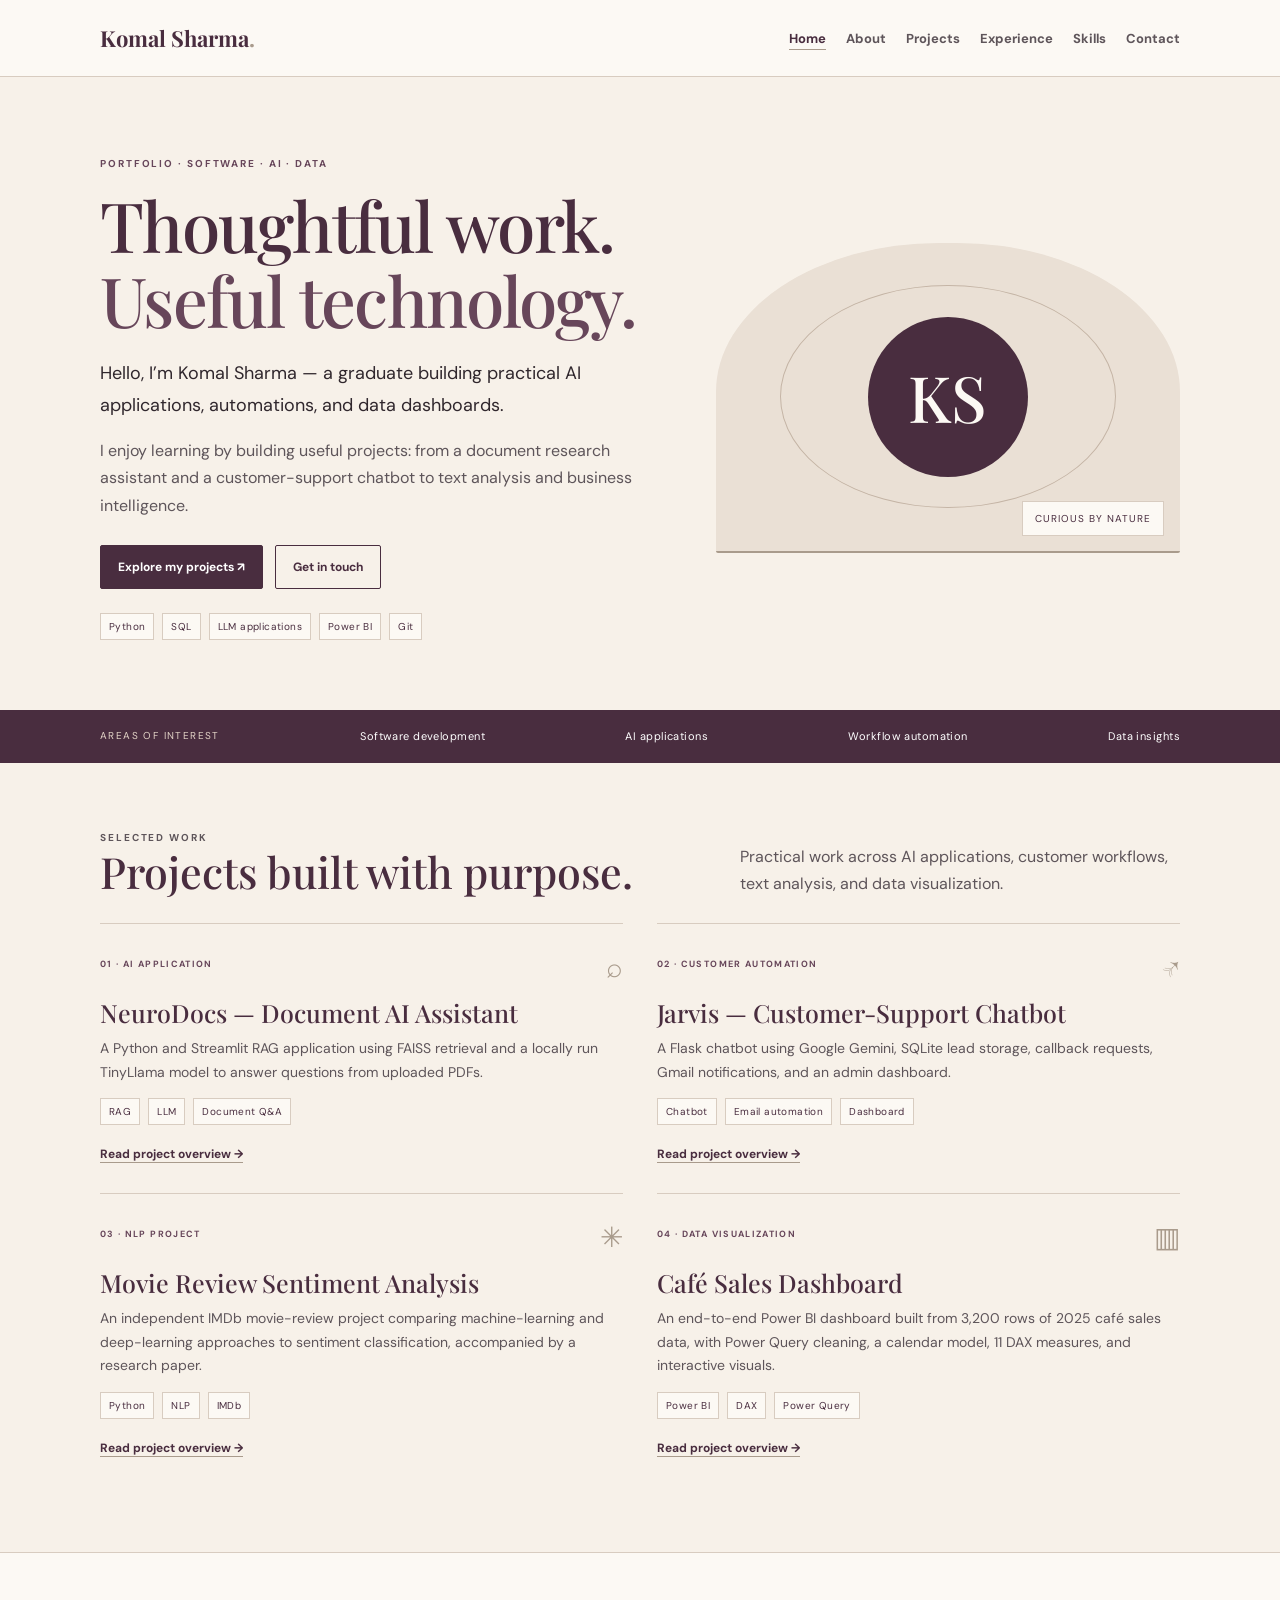
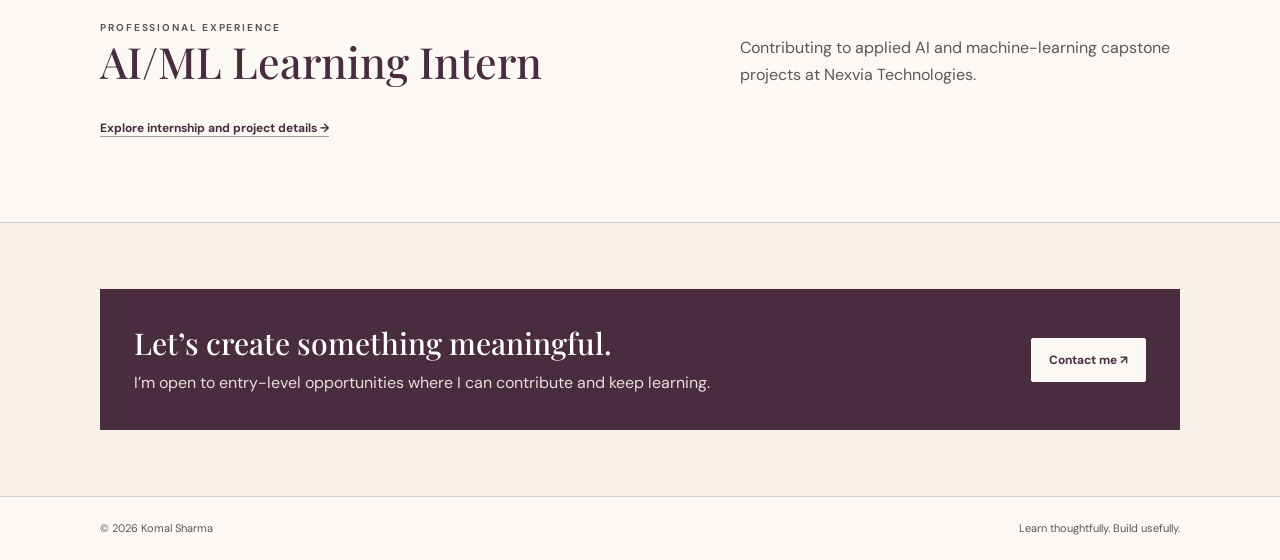
<file: index.html>
<!doctype html>
<html lang="en"><head><meta charset="utf-8"><meta name="viewport" content="width=device-width,initial-scale=1"><meta name="description" content="Komal Sharma portfolio — software development, AI applications, automation and data analysis."><meta name="theme-color" content="#F7F1E9"><title>Portfolio | Komal Sharma</title><link rel="stylesheet" href="style.css"></head>
<body><header class="site-header"><nav class="navbar wrap" aria-label="Main navigation"><a class="logo" href="index.html">Komal Sharma<span class="logo-dot">.</span></a><ul class="nav-links"><li><a class="active" href="index.html">Home</a></li><li><a class="" href="about.html">About</a></li><li><a class="" href="projects.html">Projects</a></li><li><a class="" href="experience.html">Experience</a></li><li><a class="" href="skills.html">Skills</a></li><li><a class="" href="contact.html">Contact</a></li></ul></nav></header><main><section class="hero wrap"><div><p class="eyebrow">Portfolio · Software · AI · Data</p><h1>Thoughtful work.<br><span class="accent">Useful technology.</span></h1><p class="hero-subtitle">Hello, I’m Komal Sharma — a graduate building practical AI applications, automations, and data dashboards.</p><p class="hero-detail">I enjoy learning by building useful projects: from a document research assistant and a customer-support chatbot to text analysis and business intelligence.</p><div class="hero-actions"><a class="btn btn-primary" href="projects.html">Explore my projects ↗</a><a class="btn btn-quiet" href="contact.html">Get in touch</a></div><div class="hero-tags"><span>Python</span><span>SQL</span><span>LLM applications</span><span>Power BI</span><span>Git</span></div></div><div class="hero-visual" aria-label="Decorative initials"><div class="monogram">KS</div><div class="hero-caption">CURIOUS BY NATURE</div></div></section>
<div class="trust-strip"><div class="wrap trust-inner"><span class="trust-label">AREAS OF INTEREST</span><span>Software development</span><span>AI applications</span><span>Workflow automation</span><span>Data insights</span></div></div>
<section class="section wrap"><div class="section-heading"><div><p class="eyebrow">Selected work</p><h2 class="content-heading">Projects built with purpose.</h2></div><p>Practical work across AI applications, customer workflows, text analysis, and data visualization.</p></div><div class="project-grid">
<article class="project-card"><div class="project-top"><span class="project-type">01 · AI APPLICATION</span><span class="project-icon">⌕</span></div><h3>NeuroDocs — Document AI Assistant</h3><p>A Python and Streamlit RAG application using FAISS retrieval and a locally run TinyLlama model to answer questions from uploaded PDFs.</p><div class="tag-list"><span>RAG</span><span>LLM</span><span>Document Q&amp;A</span></div><a class="card-link" href="projects.html#neurodocs">Read project overview →</a></article>
<article class="project-card"><div class="project-top"><span class="project-type">02 · CUSTOMER AUTOMATION</span><span class="project-icon">↗</span></div><h3>Jarvis — Customer-Support Chatbot</h3><p>A Flask chatbot using Google Gemini, SQLite lead storage, callback requests, Gmail notifications, and an admin dashboard.</p><div class="tag-list"><span>Chatbot</span><span>Email automation</span><span>Dashboard</span></div><a class="card-link" href="projects.html#jarvis">Read project overview →</a></article>
<article class="project-card"><div class="project-top"><span class="project-type">03 · NLP PROJECT</span><span class="project-icon">✳</span></div><h3>Movie Review Sentiment Analysis</h3><p>An independent IMDb movie-review project comparing machine-learning and deep-learning approaches to sentiment classification, accompanied by a research paper.</p><div class="tag-list"><span>Python</span><span>NLP</span><span>IMDb</span></div><a class="card-link" href="projects.html#sentiment">Read project overview →</a></article>
<article class="project-card"><div class="project-top"><span class="project-type">04 · DATA VISUALIZATION</span><span class="project-icon">▥</span></div><h3>Café Sales Dashboard</h3><p>An end-to-end Power BI dashboard built from 3,200 rows of 2025 café sales data, with Power Query cleaning, a calendar model, 11 DAX measures, and interactive visuals.</p><div class="tag-list"><span>Power BI</span><span>DAX</span><span>Power Query</span></div><a class="card-link" href="projects.html#powerbi">Read project overview →</a></article>
</div></section>
<section class="section alt"><div class="wrap"><div class="section-heading"><div><p class="eyebrow">Professional experience</p><h2 class="content-heading">AI/ML Learning Intern</h2></div><p>Contributing to applied AI and machine-learning capstone projects at Nexvia Technologies.</p></div><p><a class="card-link" href="experience.html">Explore internship and project details →</a></p></div></section>
<section class="section wrap"><div class="callout"><div><h2>Let’s create something meaningful.</h2><p>I’m open to entry-level opportunities where I can contribute and keep learning.</p></div><a class="btn" href="contact.html">Contact me ↗</a></div></section></main><footer class="footer"><div class="wrap footer-inner"><span>© 2026 Komal Sharma</span><span>Learn thoughtfully. Build usefully.</span></div></footer></body></html>
</file>
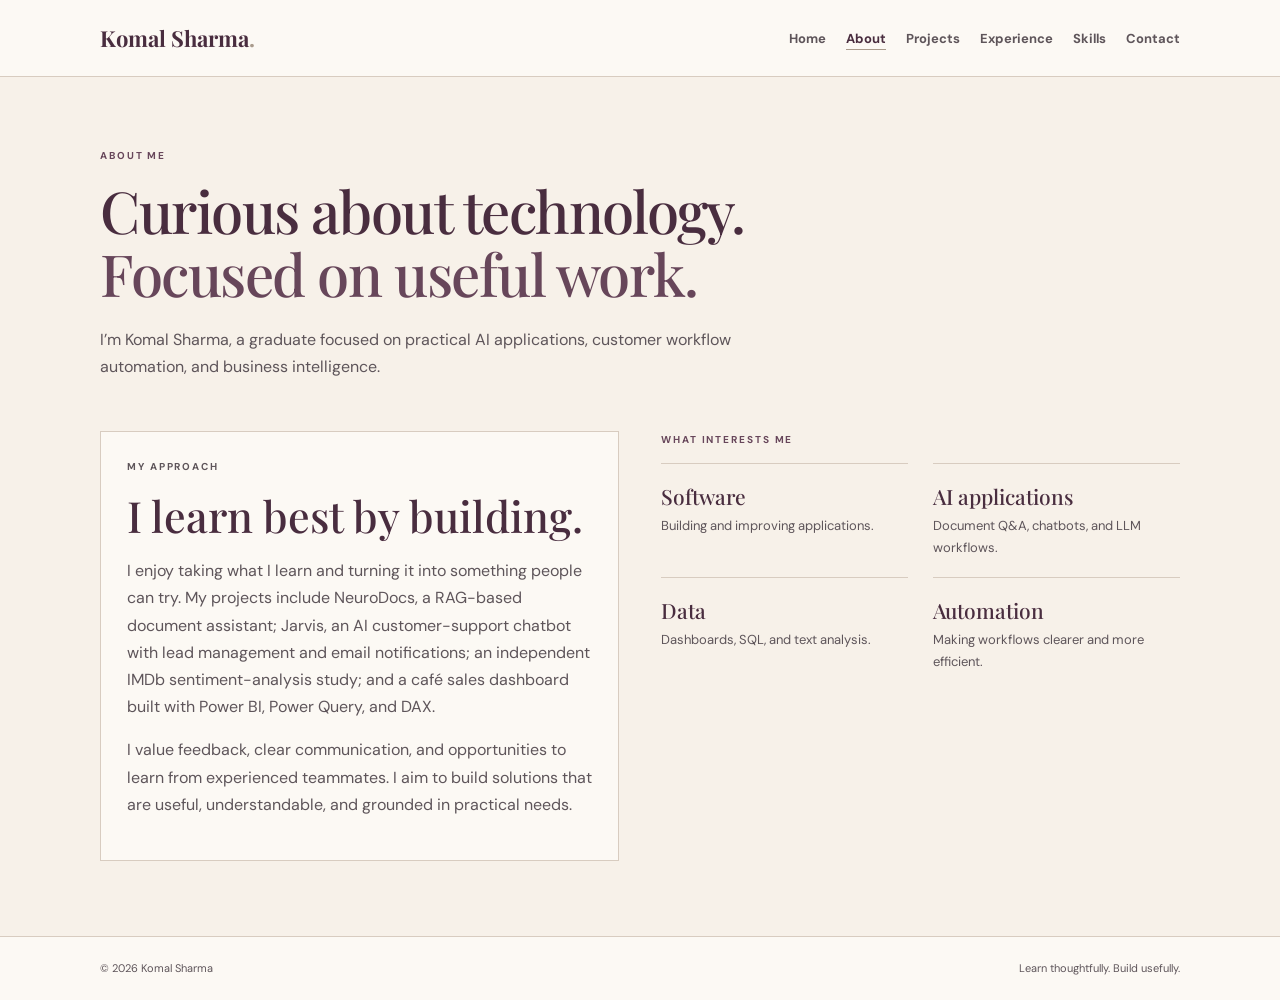
<file: about.html>
<!doctype html>
<html lang="en"><head><meta charset="utf-8"><meta name="viewport" content="width=device-width,initial-scale=1"><meta name="description" content="Komal Sharma portfolio — software development, AI applications, automation and data analysis."><meta name="theme-color" content="#F7F1E9"><title>About | Komal Sharma</title><link rel="stylesheet" href="style.css"></head>
<body><header class="site-header"><nav class="navbar wrap" aria-label="Main navigation"><a class="logo" href="index.html">Komal Sharma<span class="logo-dot">.</span></a><ul class="nav-links"><li><a class="" href="index.html">Home</a></li><li><a class="active" href="about.html">About</a></li><li><a class="" href="projects.html">Projects</a></li><li><a class="" href="experience.html">Experience</a></li><li><a class="" href="skills.html">Skills</a></li><li><a class="" href="contact.html">Contact</a></li></ul></nav></header><main><div class="wrap page-main"><section class="page-intro"><p class="eyebrow">About me</p><h1>Curious about technology.<br><span class="accent">Focused on useful work.</span></h1><p class="intro-text">I’m Komal Sharma, a graduate focused on practical AI applications, customer workflow automation, and business intelligence.</p></section><section class="two-col"><div class="about-copy"><p class="eyebrow">My approach</p><h2 class="content-heading">I learn best by building.</h2><p>I enjoy taking what I learn and turning it into something people can try. My projects include NeuroDocs, a RAG-based document assistant; Jarvis, an AI customer-support chatbot with lead management and email notifications; an independent IMDb sentiment-analysis study; and a café sales dashboard built with Power BI, Power Query, and DAX.</p><p>I value feedback, clear communication, and opportunities to learn from experienced teammates. I aim to build solutions that are useful, understandable, and grounded in practical needs.</p></div><div><p class="eyebrow">What interests me</p><div class="skill-grid"><div class="skill-item"><h3>Software</h3><p>Building and improving applications.</p></div><div class="skill-item"><h3>AI applications</h3><p>Document Q&amp;A, chatbots, and LLM workflows.</p></div><div class="skill-item"><h3>Data</h3><p>Dashboards, SQL, and text analysis.</p></div><div class="skill-item"><h3>Automation</h3><p>Making workflows clearer and more efficient.</p></div></div></div></section></div></main><footer class="footer"><div class="wrap footer-inner"><span>© 2026 Komal Sharma</span><span>Learn thoughtfully. Build usefully.</span></div></footer></body></html>
</file>
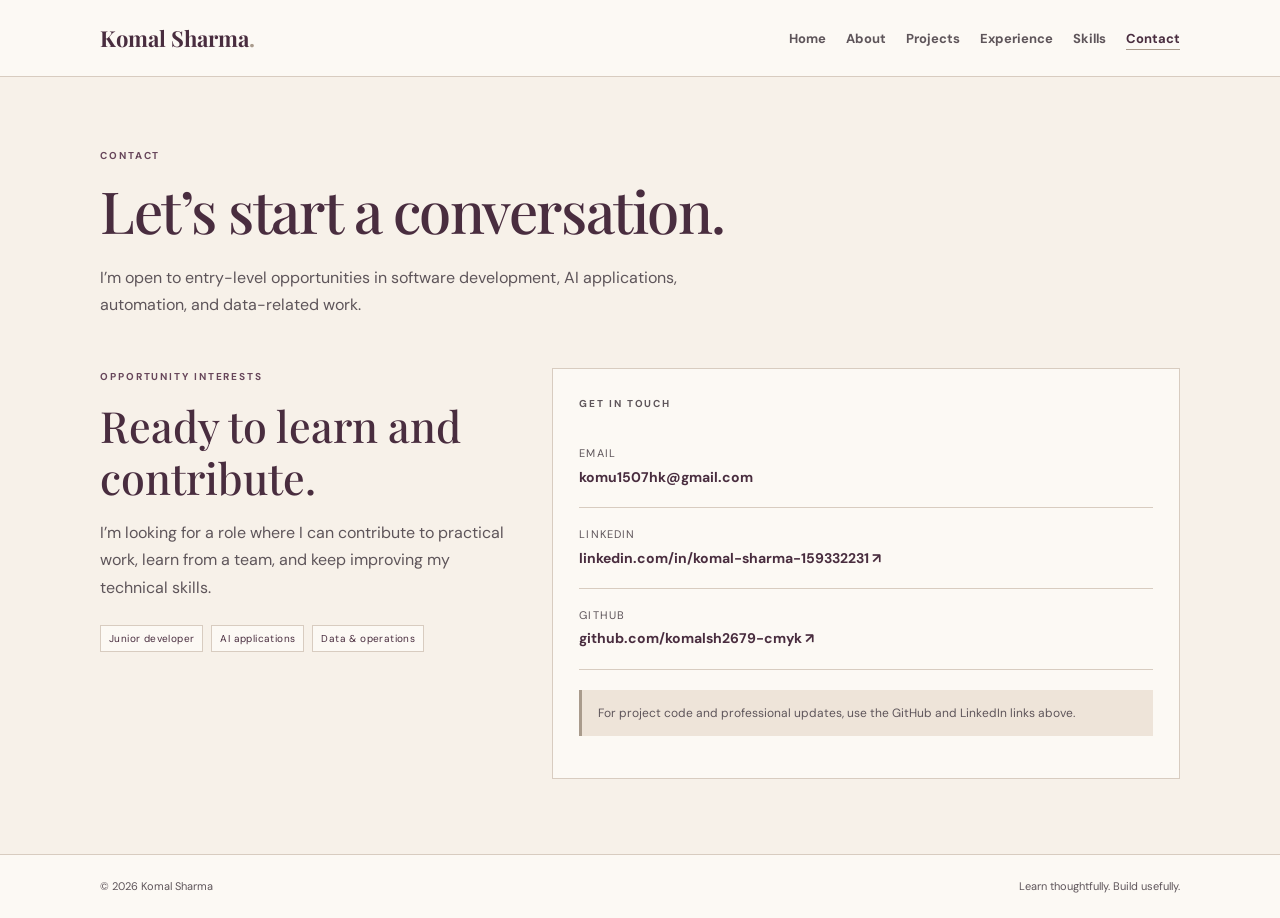
<file: contact.html>
<!doctype html>
<html lang="en"><head><meta charset="utf-8"><meta name="viewport" content="width=device-width,initial-scale=1"><meta name="description" content="Komal Sharma portfolio — software development, AI applications, automation and data analysis."><meta name="theme-color" content="#F7F1E9"><title>Contact | Komal Sharma</title><link rel="stylesheet" href="style.css"></head>
<body><header class="site-header"><nav class="navbar wrap" aria-label="Main navigation"><a class="logo" href="index.html">Komal Sharma<span class="logo-dot">.</span></a><ul class="nav-links"><li><a class="" href="index.html">Home</a></li><li><a class="" href="about.html">About</a></li><li><a class="" href="projects.html">Projects</a></li><li><a class="" href="experience.html">Experience</a></li><li><a class="" href="skills.html">Skills</a></li><li><a class="active" href="contact.html">Contact</a></li></ul></nav></header><main><div class="wrap page-main"><section class="page-intro"><p class="eyebrow">Contact</p><h1>Let’s start a conversation.</h1><p class="intro-text">I’m open to entry-level opportunities in software development, AI applications, automation, and data-related work.</p></section><section class="contact-grid"><div><p class="eyebrow">Opportunity interests</p><h2 class="content-heading">Ready to learn and contribute.</h2><p style="color:var(--muted)">I’m looking for a role where I can contribute to practical work, learn from a team, and keep improving my technical skills.</p><div class="hero-tags"><span>Junior developer</span><span>AI applications</span><span>Data &amp; operations</span></div></div><div class="content-panel"><p class="eyebrow">Get in touch</p><div class="contact-method"><small>Email</small><strong><a href="mailto:komu1507hk@gmail.com">komu1507hk@gmail.com</a></strong></div><div class="contact-method"><small>LinkedIn</small><strong><a href="https://www.linkedin.com/in/komal-sharma-159332231" target="_blank" rel="noopener noreferrer">linkedin.com/in/komal-sharma-159332231 ↗</a></strong></div><div class="contact-method"><small>GitHub</small><strong><a href="https://github.com/komalsh2679-cmyk" target="_blank" rel="noopener noreferrer">github.com/komalsh2679-cmyk ↗</a></strong></div><p class="note" style="margin-top:20px">For project code and professional updates, use the GitHub and LinkedIn links above.</p></div></section></div></main><footer class="footer"><div class="wrap footer-inner"><span>© 2026 Komal Sharma</span><span>Learn thoughtfully. Build usefully.</span></div></footer></body></html>
</file>
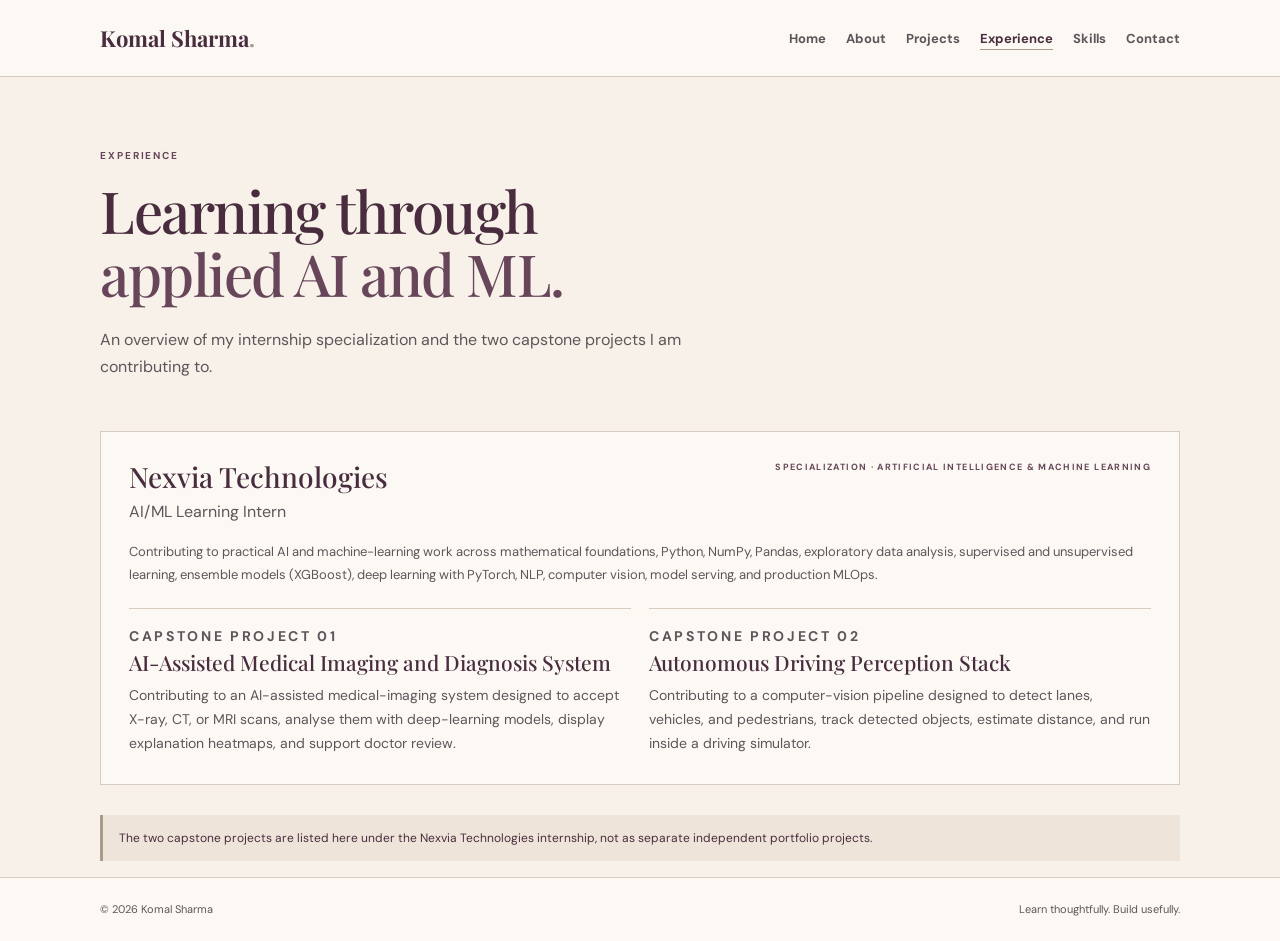
<file: experience.html>
<!doctype html>
<html lang="en"><head><meta charset="utf-8"><meta name="viewport" content="width=device-width,initial-scale=1"><meta name="description" content="Komal Sharma portfolio — software development, AI applications, automation and data analysis."><meta name="theme-color" content="#F7F1E9"><title>Experience | Komal Sharma</title><link rel="stylesheet" href="style.css"></head>
<body><header class="site-header"><nav class="navbar wrap" aria-label="Main navigation"><a class="logo" href="index.html">Komal Sharma<span class="logo-dot">.</span></a><ul class="nav-links"><li><a class="" href="index.html">Home</a></li><li><a class="" href="about.html">About</a></li><li><a class="" href="projects.html">Projects</a></li><li><a class="active" href="experience.html">Experience</a></li><li><a class="" href="skills.html">Skills</a></li><li><a class="" href="contact.html">Contact</a></li></ul></nav></header><main><div class="wrap page-main"><section class="page-intro"><p class="eyebrow">Experience</p><h1>Learning through<br><span class="accent">applied AI and ML.</span></h1><p class="intro-text">An overview of my internship specialization and the two capstone projects I am contributing to.</p></section><section class="experience-card"><div class="experience-head"><div><h2>Nexvia Technologies</h2><p>AI/ML Learning Intern</p></div><span class="project-type">SPECIALIZATION · ARTIFICIAL INTELLIGENCE &amp; MACHINE LEARNING</span></div><p class="experience-tech">Contributing to practical AI and machine-learning work across mathematical foundations, Python, NumPy, Pandas, exploratory data analysis, supervised and unsupervised learning, ensemble models (XGBoost), deep learning with PyTorch, NLP, computer vision, model serving, and production MLOps.</p><div class="experience-projects"><article class="experience-project"><p class="eyebrow">Capstone project 01</p><h3>AI-Assisted Medical Imaging and Diagnosis System</h3><p>Contributing to an AI-assisted medical-imaging system designed to accept X-ray, CT, or MRI scans, analyse them with deep-learning models, display explanation heatmaps, and support doctor review.</p></article><article class="experience-project"><p class="eyebrow">Capstone project 02</p><h3>Autonomous Driving Perception Stack</h3><p>Contributing to a computer-vision pipeline designed to detect lanes, vehicles, and pedestrians, track detected objects, estimate distance, and run inside a driving simulator.</p></article></div></section><p class="note">The two capstone projects are listed here under the Nexvia Technologies internship, not as separate independent portfolio projects.</p></div></main><footer class="footer"><div class="wrap footer-inner"><span>© 2026 Komal Sharma</span><span>Learn thoughtfully. Build usefully.</span></div></footer></body></html>
</file>
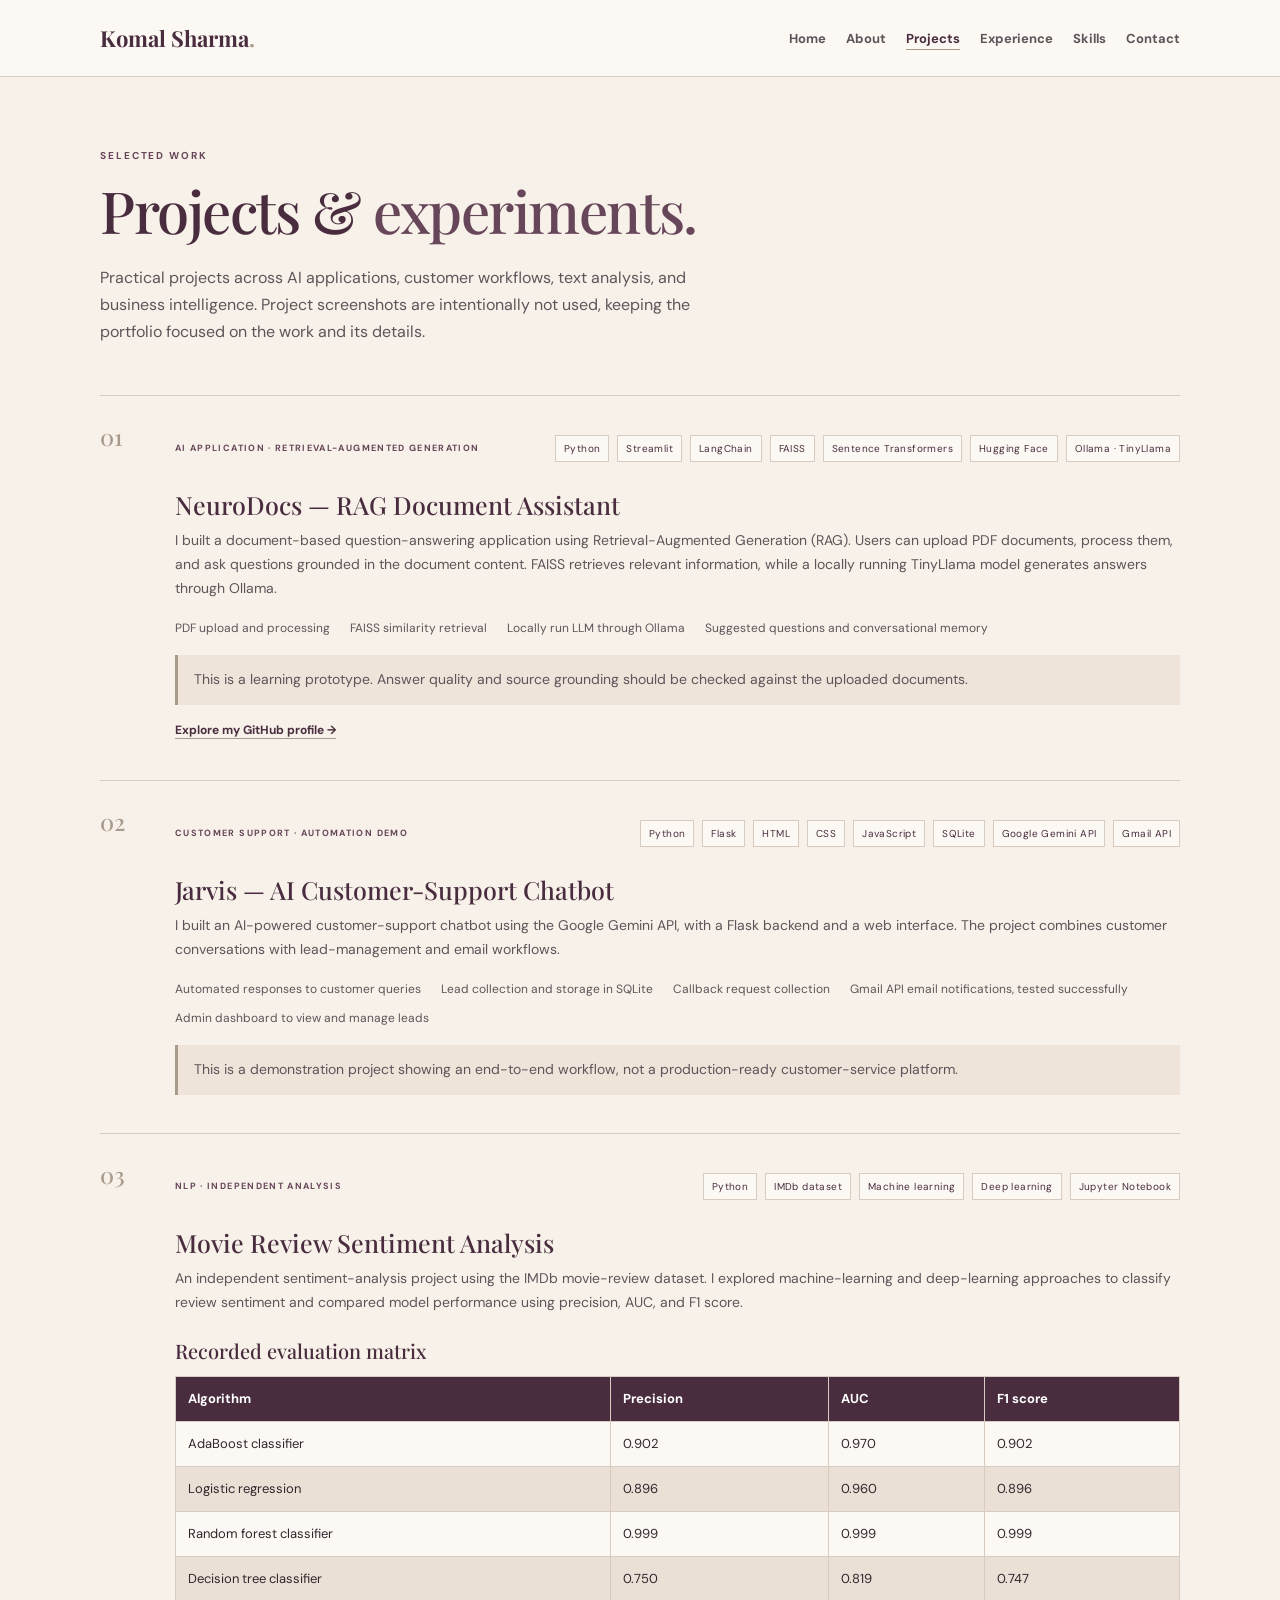
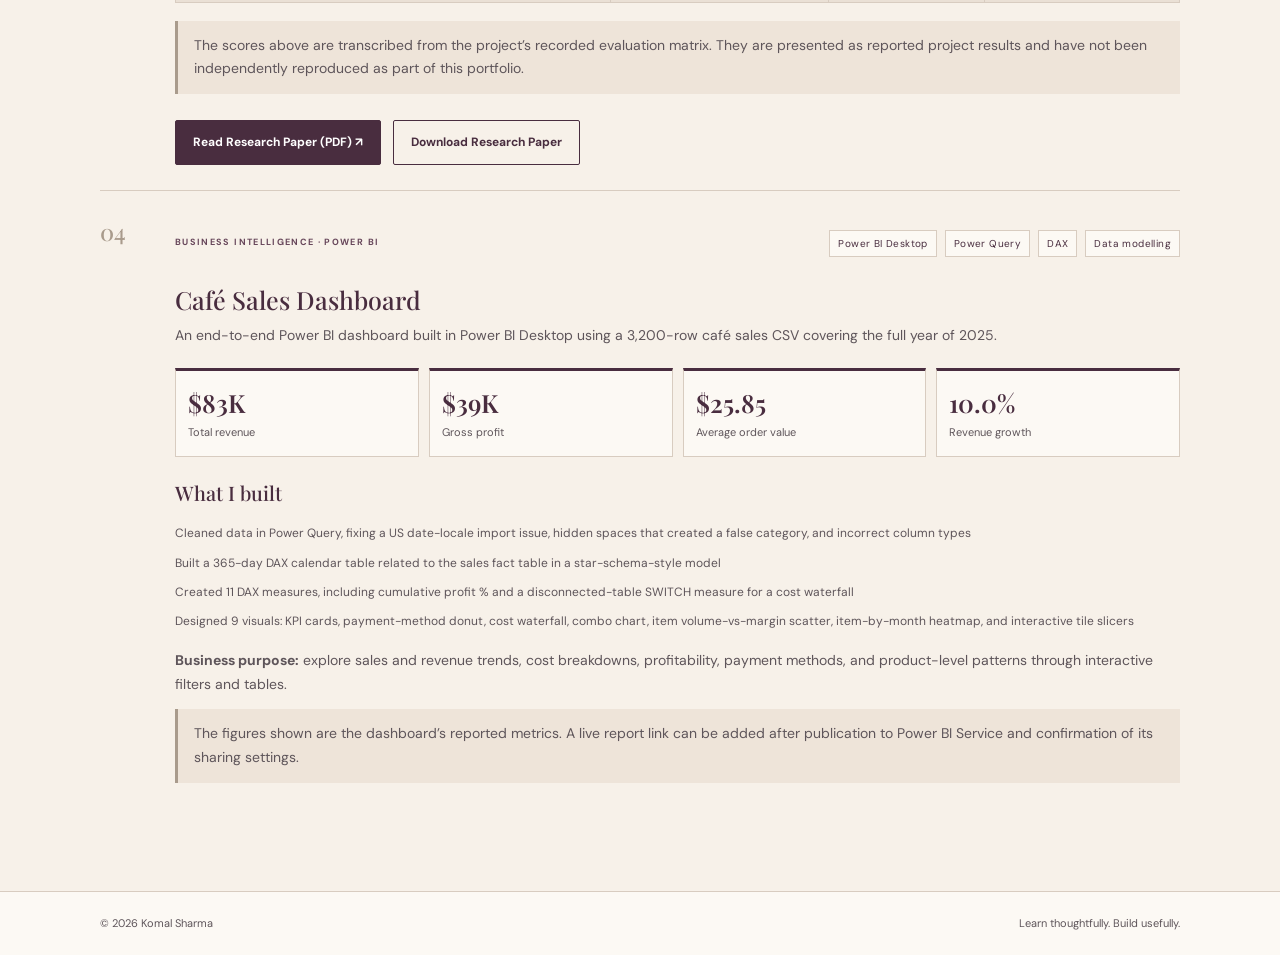
<file: projects.html>
<!doctype html>
<html lang="en"><head><meta charset="utf-8"><meta name="viewport" content="width=device-width,initial-scale=1"><meta name="description" content="Komal Sharma portfolio — software development, AI applications, automation and data analysis."><meta name="theme-color" content="#F7F1E9"><title>Projects | Komal Sharma</title><link rel="stylesheet" href="style.css"></head>
<body><header class="site-header"><nav class="navbar wrap" aria-label="Main navigation"><a class="logo" href="index.html">Komal Sharma<span class="logo-dot">.</span></a><ul class="nav-links"><li><a class="" href="index.html">Home</a></li><li><a class="" href="about.html">About</a></li><li><a class="active" href="projects.html">Projects</a></li><li><a class="" href="experience.html">Experience</a></li><li><a class="" href="skills.html">Skills</a></li><li><a class="" href="contact.html">Contact</a></li></ul></nav></header><main><div class="wrap page-main"><section class="page-intro"><p class="eyebrow">Selected work</p><h1>Projects &amp; <span class="accent">experiments.</span></h1><p class="intro-text">Practical projects across AI applications, customer workflows, text analysis, and business intelligence. Project screenshots are intentionally not used, keeping the portfolio focused on the work and its details.</p></section><section class="project-list">
<article class="project-row" id="neurodocs"><div class="project-number">01</div><div class="project-row-content"><div class="project-topline"><span class="project-type">AI APPLICATION · RETRIEVAL-AUGMENTED GENERATION</span><div class="tag-list"><span>Python</span><span>Streamlit</span><span>LangChain</span><span>FAISS</span><span>Sentence Transformers</span><span>Hugging Face</span><span>Ollama · TinyLlama</span></div></div><h2>NeuroDocs — RAG Document Assistant</h2><p>I built a document-based question-answering application using Retrieval-Augmented Generation (RAG). Users can upload PDF documents, process them, and ask questions grounded in the document content. FAISS retrieves relevant information, while a locally running TinyLlama model generates answers through Ollama.</p><div class="detail-points"><span>PDF upload and processing</span><span>FAISS similarity retrieval</span><span>Locally run LLM through Ollama</span><span>Suggested questions and conversational memory</span></div><p class="note">This is a learning prototype. Answer quality and source grounding should be checked against the uploaded documents.</p><p><a class="card-link" href="https://github.com/komalsh2679-cmyk" target="_blank" rel="noopener noreferrer">Explore my GitHub profile →</a></p></div></article>
<article class="project-row" id="jarvis"><div class="project-number">02</div><div class="project-row-content"><div class="project-topline"><span class="project-type">CUSTOMER SUPPORT · AUTOMATION DEMO</span><div class="tag-list"><span>Python</span><span>Flask</span><span>HTML</span><span>CSS</span><span>JavaScript</span><span>SQLite</span><span>Google Gemini API</span><span>Gmail API</span></div></div><h2>Jarvis — AI Customer-Support Chatbot</h2><p>I built an AI-powered customer-support chatbot using the Google Gemini API, with a Flask backend and a web interface. The project combines customer conversations with lead-management and email workflows.</p><div class="detail-points"><span>Automated responses to customer queries</span><span>Lead collection and storage in SQLite</span><span>Callback request collection</span><span>Gmail API email notifications, tested successfully</span><span>Admin dashboard to view and manage leads</span></div><p class="note">This is a demonstration project showing an end-to-end workflow, not a production-ready customer-service platform.</p></div></article>
<article class="project-row" id="sentiment"><div class="project-number">03</div><div class="project-row-content"><div class="project-topline"><span class="project-type">NLP · INDEPENDENT ANALYSIS</span><div class="tag-list"><span>Python</span><span>IMDb dataset</span><span>Machine learning</span><span>Deep learning</span><span>Jupyter Notebook</span></div></div><h2>Movie Review Sentiment Analysis</h2><p>An independent sentiment-analysis project using the IMDb movie-review dataset. I explored machine-learning and deep-learning approaches to classify review sentiment and compared model performance using precision, AUC, and F1 score.</p><h3 style="font:500 20px 'Playfair Display',Georgia,serif;color:var(--plum);margin:22px 0 10px">Recorded evaluation matrix</h3><div class="table-wrap"><table class="metrics-table"><thead><tr><th>Algorithm</th><th>Precision</th><th>AUC</th><th>F1 score</th></tr></thead><tbody><tr><td>AdaBoost classifier</td><td>0.902</td><td>0.970</td><td>0.902</td></tr><tr><td>Logistic regression</td><td>0.896</td><td>0.960</td><td>0.896</td></tr><tr><td>Random forest classifier</td><td>0.999</td><td>0.999</td><td>0.999</td></tr><tr><td>Decision tree classifier</td><td>0.750</td><td>0.819</td><td>0.747</td></tr></tbody></table></div><p class="note">The scores above are transcribed from the project’s recorded evaluation matrix. They are presented as reported project results and have not been independently reproduced as part of this portfolio.</p><div class="hero-actions"><a class="btn btn-primary" href="papers/Komal_Sharma_Movie_Review_Sentiment_Analysis.pdf" target="_blank" rel="noopener">Read Research Paper (PDF) ↗</a><a class="btn btn-secondary" href="papers/Komal_Sharma_Movie_Review_Sentiment_Analysis.pdf" download>Download Research Paper</a></div></div></article>
<article class="project-row" id="powerbi"><div class="project-number">04</div><div class="project-row-content"><div class="project-topline"><span class="project-type">BUSINESS INTELLIGENCE · POWER BI</span><div class="tag-list"><span>Power BI Desktop</span><span>Power Query</span><span>DAX</span><span>Data modelling</span></div></div><h2>Café Sales Dashboard</h2><p>An end-to-end Power BI dashboard built in Power BI Desktop using a 3,200-row café sales CSV covering the full year of 2025.</p><div class="metric-cards"><div class="metric-card"><strong>$83K</strong><span>Total revenue</span></div><div class="metric-card"><strong>$39K</strong><span>Gross profit</span></div><div class="metric-card"><strong>$25.85</strong><span>Average order value</span></div><div class="metric-card"><strong>10.0%</strong><span>Revenue growth</span></div></div><h3 style="font:500 20px 'Playfair Display',Georgia,serif;color:var(--plum);margin:22px 0 10px">What I built</h3><div class="detail-points"><span>Cleaned data in Power Query, fixing a US date-locale import issue, hidden spaces that created a false category, and incorrect column types</span><span>Built a 365-day DAX calendar table related to the sales fact table in a star-schema-style model</span><span>Created 11 DAX measures, including cumulative profit % and a disconnected-table SWITCH measure for a cost waterfall</span><span>Designed 9 visuals: KPI cards, payment-method donut, cost waterfall, combo chart, item volume-vs-margin scatter, item-by-month heatmap, and interactive tile slicers</span></div><p><strong>Business purpose:</strong> explore sales and revenue trends, cost breakdowns, profitability, payment methods, and product-level patterns through interactive filters and tables.</p><p class="note">The figures shown are the dashboard’s reported metrics. A live report link can be added after publication to Power BI Service and confirmation of its sharing settings.</p></div></article>
</section></div></main><footer class="footer"><div class="wrap footer-inner"><span>© 2026 Komal Sharma</span><span>Learn thoughtfully. Build usefully.</span></div></footer></body></html>
</file>
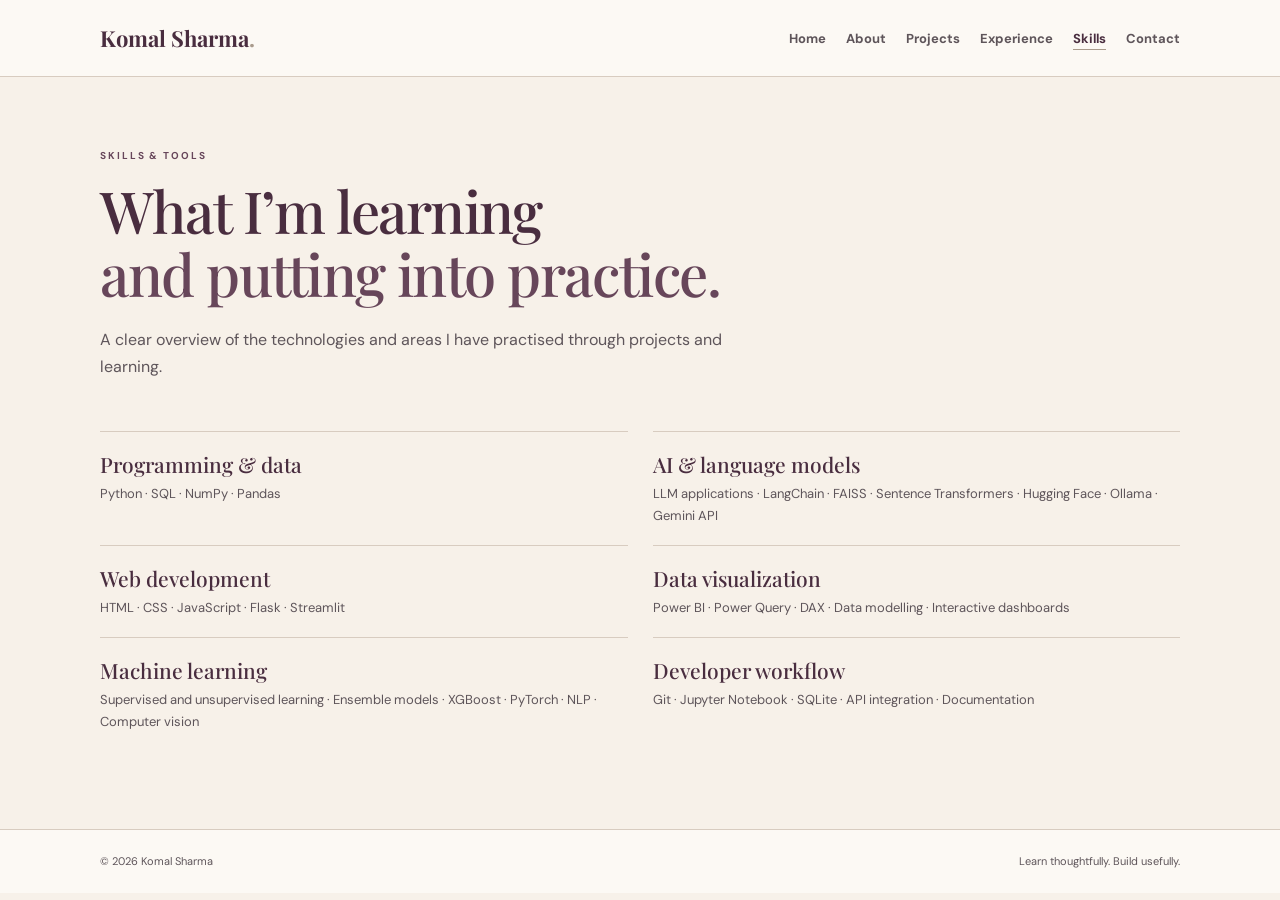
<file: skills.html>
<!doctype html>
<html lang="en"><head><meta charset="utf-8"><meta name="viewport" content="width=device-width,initial-scale=1"><meta name="description" content="Komal Sharma portfolio — software development, AI applications, automation and data analysis."><meta name="theme-color" content="#F7F1E9"><title>Skills | Komal Sharma</title><link rel="stylesheet" href="style.css"></head>
<body><header class="site-header"><nav class="navbar wrap" aria-label="Main navigation"><a class="logo" href="index.html">Komal Sharma<span class="logo-dot">.</span></a><ul class="nav-links"><li><a class="" href="index.html">Home</a></li><li><a class="" href="about.html">About</a></li><li><a class="" href="projects.html">Projects</a></li><li><a class="" href="experience.html">Experience</a></li><li><a class="active" href="skills.html">Skills</a></li><li><a class="" href="contact.html">Contact</a></li></ul></nav></header><main><div class="wrap page-main"><section class="page-intro"><p class="eyebrow">Skills &amp; tools</p><h1>What I’m learning<br><span class="accent">and putting into practice.</span></h1><p class="intro-text">A clear overview of the technologies and areas I have practised through projects and learning.</p></section><section class="skill-grid" style="padding-bottom:78px"><div class="skill-item"><h3>Programming &amp; data</h3><p>Python · SQL · NumPy · Pandas</p></div><div class="skill-item"><h3>AI &amp; language models</h3><p>LLM applications · LangChain · FAISS · Sentence Transformers · Hugging Face · Ollama · Gemini API</p></div><div class="skill-item"><h3>Web development</h3><p>HTML · CSS · JavaScript · Flask · Streamlit</p></div><div class="skill-item"><h3>Data visualization</h3><p>Power BI · Power Query · DAX · Data modelling · Interactive dashboards</p></div><div class="skill-item"><h3>Machine learning</h3><p>Supervised and unsupervised learning · Ensemble models · XGBoost · PyTorch · NLP · Computer vision</p></div><div class="skill-item"><h3>Developer workflow</h3><p>Git · Jupyter Notebook · SQLite · API integration · Documentation</p></div></section></div></main><footer class="footer"><div class="wrap footer-inner"><span>© 2026 Komal Sharma</span><span>Learn thoughtfully. Build usefully.</span></div></footer></body></html>
</file>
<file: style.css>
@import url('https://fonts.googleapis.com/css2?family=DM+Sans:wght@400;500;600;700&family=Playfair+Display:wght@500;600;700&display=swap');
:root{--cream:#F7F1E9;--paper:#FCF9F4;--plum:#492D3F;--plum2:#67465A;--taupe:#A99B8C;--ink:#30272D;--muted:#5E555A;--line:#D8CCC0;--soft:#EAE0D5;--white:#fff}
*{box-sizing:border-box}html{scroll-behavior:smooth}body{margin:0;background:var(--cream);color:var(--ink);font:16px/1.7 'DM Sans',Arial,sans-serif}a{color:inherit;text-decoration:none}a:focus-visible{outline:3px solid var(--taupe);outline-offset:3px}.wrap{width:min(1080px,calc(100% - 44px));margin:auto}.site-header{background:var(--paper);border-bottom:1px solid var(--line)}.navbar{display:flex;align-items:center;justify-content:space-between;gap:24px;min-height:76px}.logo{font:700 22px 'Playfair Display',Georgia,serif;color:var(--plum);white-space:nowrap}.logo-dot{color:var(--taupe)}.nav-links{display:flex;align-items:center;justify-content:flex-end;gap:20px;list-style:none;margin:0;padding:0;flex-wrap:wrap}.nav-links a{font-size:13px;font-weight:700;color:var(--muted)}.nav-links a:hover,.nav-links a.active{color:var(--plum);text-decoration:underline;text-decoration-color:var(--taupe);text-underline-offset:6px}
.eyebrow{font-size:10px;letter-spacing:.19em;font-weight:700;color:var(--plum2);margin:0 0 15px;text-transform:uppercase}.hero{display:grid;grid-template-columns:1.1fr .9fr;gap:48px;align-items:center;padding-top:78px;padding-bottom:70px}.hero h1,.page-intro h1{font:500 clamp(42px,5.4vw,70px)/1.08 'Playfair Display',Georgia,serif;letter-spacing:-.025em;color:var(--plum);margin:0 0 22px}.accent{color:var(--plum2)}.hero-subtitle{font-size:18px;line-height:1.75;color:var(--ink);max-width:620px;margin:0 0 12px}.hero-detail,.intro-text{color:var(--muted);max-width:650px}.hero-actions{display:flex;gap:12px;flex-wrap:wrap;margin-top:26px}.btn{display:inline-block;padding:11px 17px;border:1px solid var(--plum);font-size:12px;font-weight:700;border-radius:2px;text-align:center}.btn-primary{background:var(--plum);color:#fff}.btn-primary:hover{background:var(--plum2)}.btn-quiet,.btn-secondary{background:transparent;color:var(--plum)}.btn-quiet:hover,.btn-secondary:hover{background:var(--soft)}.hero-tags,.tag-list{display:flex;gap:8px;flex-wrap:wrap}.hero-tags{margin-top:24px}.hero-tags span,.tag-list span{font-size:10px;letter-spacing:.04em;color:var(--plum);border:1px solid var(--line);padding:4px 8px;background:var(--paper)}.hero-visual{min-height:310px;background:var(--soft);border-radius:48% 48% 2px 2px;display:flex;align-items:center;justify-content:center;position:relative;border-bottom:2px solid var(--taupe)}.hero-visual:before{content:'';position:absolute;width:72%;height:72%;border:1px solid #c5b5a6;border-radius:50%}.monogram{position:relative;display:flex;align-items:center;justify-content:center;width:160px;height:160px;border-radius:50%;background:var(--plum);color:var(--paper);font:500 64px 'Playfair Display',Georgia,serif}.hero-caption{position:absolute;bottom:15px;right:16px;background:var(--paper);border:1px solid var(--line);padding:8px 12px;font-size:10px;letter-spacing:.1em;color:var(--plum)}
.trust-strip{background:var(--plum);color:#fff}.trust-inner{display:flex;justify-content:space-between;gap:12px;flex-wrap:wrap;padding:17px 0;font-size:11px;letter-spacing:.04em}.trust-label{color:#E3D4C7;font-size:10px;letter-spacing:.14em}.section{padding:66px 0}.section.alt{background:var(--paper);border-block:1px solid var(--line)}.section-heading{display:flex;justify-content:space-between;align-items:end;gap:24px;margin-bottom:25px}.section-heading h2,.content-heading{font:500 clamp(30px,4vw,43px)/1.2 'Playfair Display',Georgia,serif;color:var(--plum);margin:0}.section-heading p{max-width:440px;color:var(--muted);margin:0}.project-grid{display:grid;grid-template-columns:repeat(2,minmax(0,1fr));gap:0 34px}.project-card{padding:23px 0 26px;border-top:1px solid var(--line);min-width:0}.project-top{display:flex;justify-content:space-between;gap:16px;align-items:center}.project-type{font-size:9px;letter-spacing:.15em;font-weight:700;color:var(--plum2)}.project-icon{font:28px 'Playfair Display',serif;color:var(--taupe)}.project-card h3,.project-row h2{font:500 25px/1.25 'Playfair Display',Georgia,serif;color:var(--plum);margin:13px 0 9px}.project-card p,.project-row p{color:var(--muted);font-size:14px;margin:0 0 13px}.tag-list{margin:14px 0}.card-link{color:var(--plum);font-size:12px;font-weight:700;text-decoration:underline;text-decoration-color:var(--taupe);text-underline-offset:4px}.page-main{min-height:65vh}.page-intro{padding:70px 0 34px}.page-intro h1{font-size:clamp(38px,5vw,58px)}.intro-text{font-size:16px}.project-list{padding-bottom:70px}.project-row{display:grid;grid-template-columns:55px 1fr;gap:20px;border-top:1px solid var(--line);padding:25px 0}.project-number{font:500 23px 'Playfair Display',Georgia,serif;color:var(--taupe)}.project-row-content{min-width:0}.project-topline{display:flex;align-items:center;justify-content:space-between;gap:16px;flex-wrap:wrap}.detail-points{display:flex;gap:9px 20px;flex-wrap:wrap;color:var(--muted);font-size:12px;margin:17px 0}.note{background:#EEE4D9;border-left:3px solid var(--taupe);padding:13px 16px;color:var(--plum);font-size:12px;margin:16px 0}.table-wrap{width:100%;overflow-x:auto;margin:12px 0 18px}.metrics-table{width:100%;border-collapse:collapse;background:var(--paper);color:var(--ink);font-size:13px}.metrics-table th,.metrics-table td{padding:11px 12px;border:1px solid var(--line);text-align:left}.metrics-table th{background:var(--plum);color:#fff;font-weight:700}.metrics-table tbody tr:nth-child(even){background:var(--soft)}.metric-cards{display:grid;grid-template-columns:repeat(4,minmax(0,1fr));gap:10px;margin:20px 0}.metric-card{padding:15px 12px;border:1px solid var(--line);background:var(--paper);border-top:3px solid var(--plum)}.metric-card strong{display:block;color:var(--plum);font:600 25px 'Playfair Display',Georgia,serif}.metric-card span{display:block;color:var(--muted);font-size:11px;margin-top:4px}
.two-col{display:grid;grid-template-columns:1fr 1fr;gap:42px;padding-bottom:75px}.about-copy,.content-panel{background:var(--paper);border:1px solid var(--line);padding:26px}.about-copy p,.content-panel p{color:var(--muted)}.skill-grid{display:grid;grid-template-columns:repeat(2,minmax(0,1fr));gap:0 25px}.skill-item{padding:18px 0;border-top:1px solid var(--line)}.skill-item h3{font:500 21px 'Playfair Display',Georgia,serif;color:var(--plum);margin:0 0 5px}.skill-item p{font-size:13px;color:var(--muted);margin:0}.experience-card{background:var(--paper);border:1px solid var(--line);padding:28px;margin-bottom:30px}.experience-head{display:flex;justify-content:space-between;gap:20px;flex-wrap:wrap;align-items:flex-start}.experience-head h2{font:500 28px/1.2 'Playfair Display',Georgia,serif;color:var(--plum);margin:0 0 5px}.experience-head p{margin:0;color:var(--muted)}.experience-projects{display:grid;grid-template-columns:1fr 1fr;gap:18px;margin-top:22px}.experience-project{border-top:1px solid var(--line);padding-top:16px}.experience-project h3{font:500 21px 'Playfair Display',Georgia,serif;color:var(--plum);margin:0 0 8px}.experience-project p{color:var(--muted);font-size:14px;margin:0}.experience-tech{margin-top:16px;color:var(--muted);font-size:13px}.contact-grid{display:grid;grid-template-columns:.8fr 1.2fr;gap:34px;padding-bottom:75px}.contact-method{padding:17px 0;border-bottom:1px solid var(--line)}.contact-method small{display:block;color:var(--muted);font-size:11px;letter-spacing:.1em;text-transform:uppercase}.contact-method strong{color:var(--plum);font-size:14px;overflow-wrap:anywhere}.callout{background:var(--plum);color:#fff;padding:34px;display:flex;align-items:center;justify-content:space-between;gap:22px}.callout h2{font:500 30px 'Playfair Display',Georgia,serif;margin:0 0 6px}.callout p{color:#E8DED7;margin:0}.callout .btn{background:var(--paper);color:var(--plum);border-color:var(--paper)}.footer{border-top:1px solid var(--line);background:var(--paper);color:var(--muted);font-size:11px;padding:22px 0}.footer-inner{display:flex;justify-content:space-between;gap:12px;flex-wrap:wrap}.process{display:grid;grid-template-columns:repeat(4,1fr);gap:20px;margin:25px 0 5px}.process-step{border-top:1px solid var(--taupe);padding-top:12px}.process-step b{font:500 21px 'Playfair Display',Georgia,serif;color:var(--plum)}.process-step p{font-size:12px;color:var(--muted);margin:4px 0}
@media(max-width:800px){.wrap{width:calc(100% - 34px)}.navbar{padding:12px 0;align-items:flex-start;flex-direction:column;gap:9px}.nav-links{justify-content:flex-start;gap:10px 16px}.nav-links a{font-size:12px}.hero{grid-template-columns:1fr;padding:53px 0;gap:30px}.hero-visual{min-height:245px}.monogram{width:125px;height:125px;font-size:50px}.section{padding:48px 0}.section-heading{display:block}.section-heading p{margin-top:10px}.project-grid,.two-col,.contact-grid,.experience-projects{grid-template-columns:1fr}.project-row{grid-template-columns:35px 1fr;gap:12px}.project-topline{align-items:flex-start;flex-direction:column;gap:7px}.callout{display:block;padding:25px}.callout .btn{margin-top:20px}.page-intro{padding:50px 0 25px}.metric-cards{grid-template-columns:repeat(2,minmax(0,1fr))}.metrics-table{font-size:12px}.metrics-table th,.metrics-table td{padding:8px}.process{grid-template-columns:repeat(2,1fr)}}
@media(max-width:460px){.hero h1{font-size:43px}.trust-inner{justify-content:flex-start}.skill-grid{grid-template-columns:1fr}.process{grid-template-columns:1fr 1fr}.project-row{grid-template-columns:28px 1fr}.project-number{font-size:19px}.experience-card{padding:20px}}
</file>
